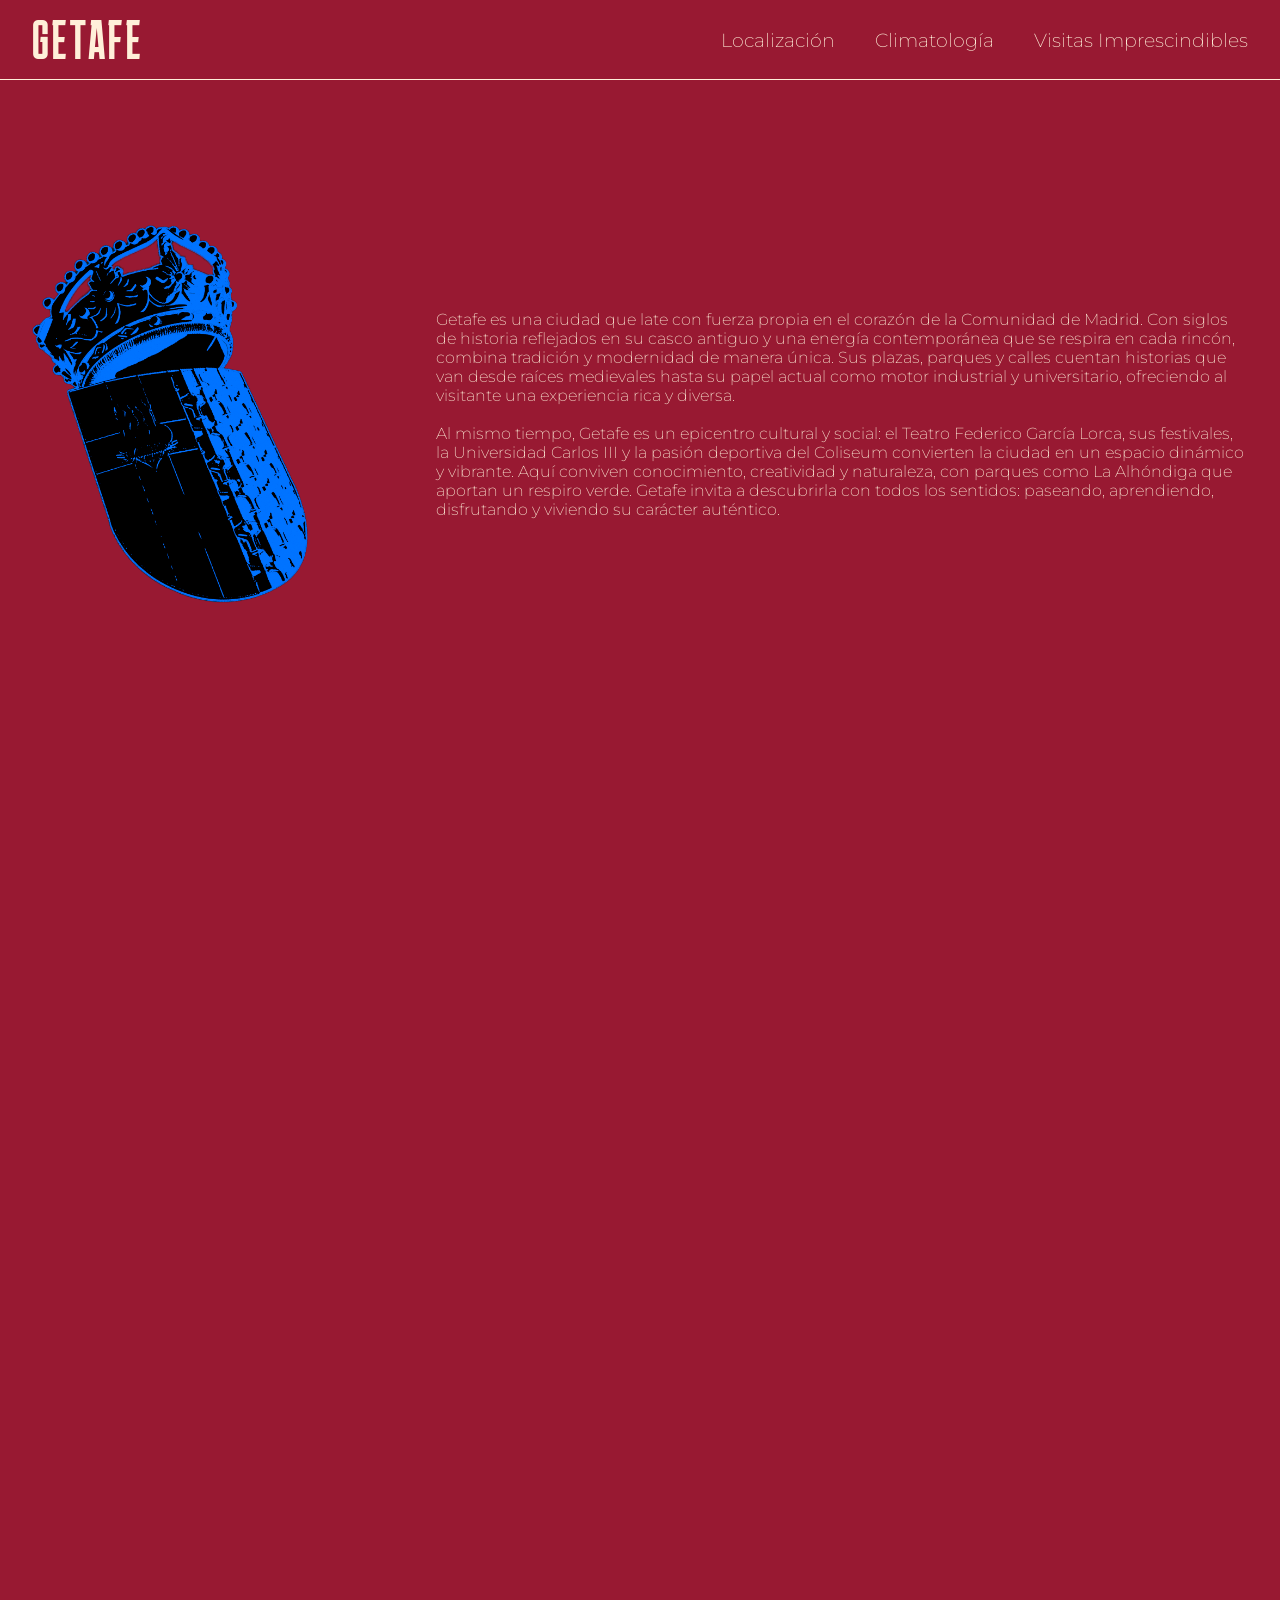
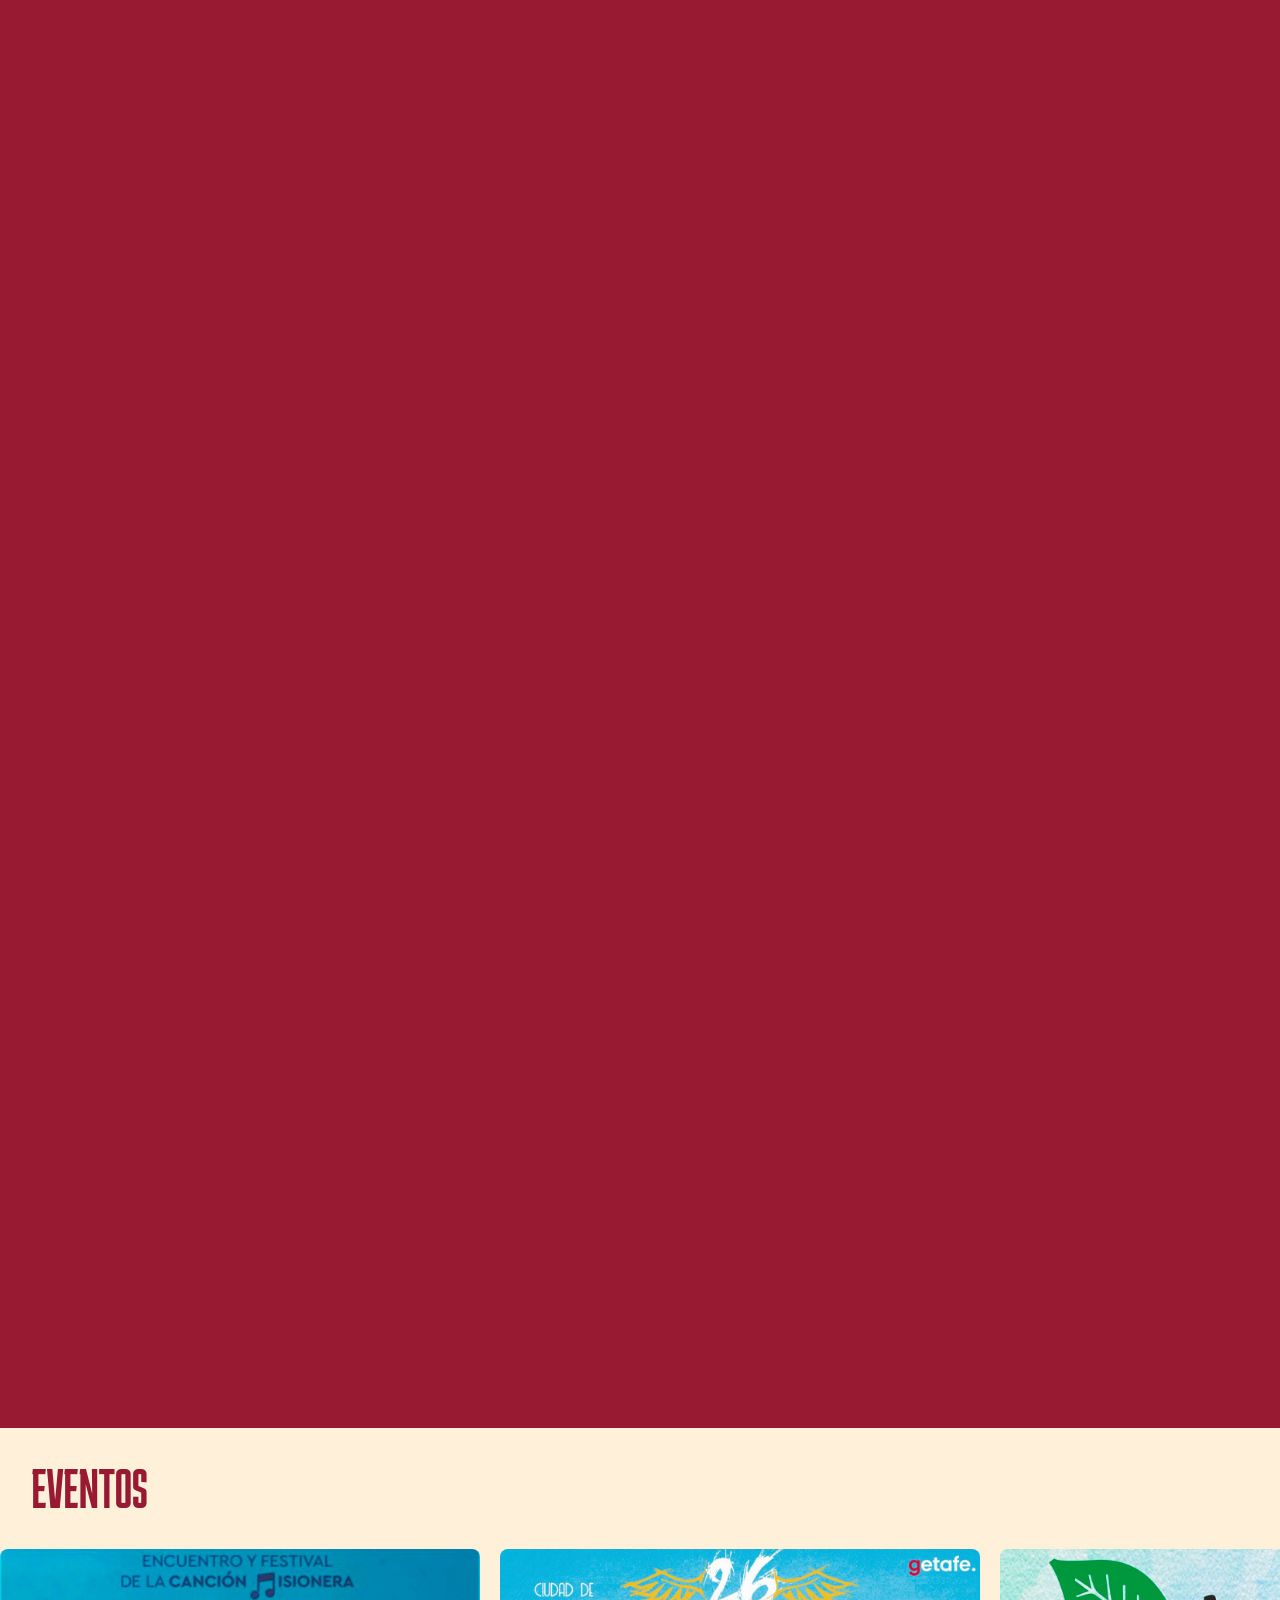
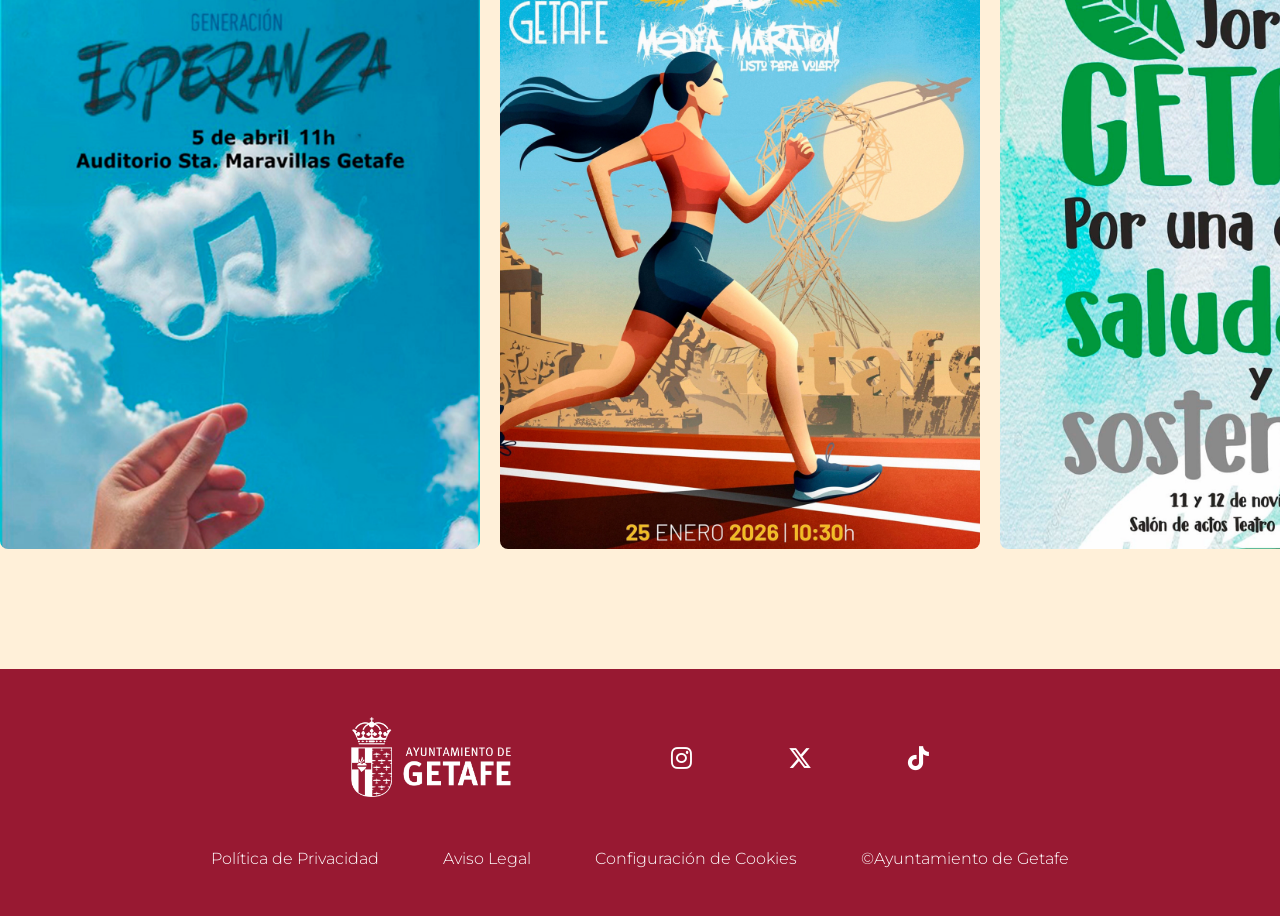
<file: index.html>
<!DOCTYPE html>
<html lang="en">
<head>
    <meta charset="UTF-8">
    <meta name="viewport" content="width=device-width,initial-scale=1">
    <title>Ayuntamiento de Getafe</title>
    <link rel="icon" href="media/icono getafe.svg" type="image/svg">
    <link rel="stylesheet" href="css/styles.css">
    <link rel="stylesheet" href="https://use.fontawesome.com/releases/v5.8.1/css/all.css" />
    <link rel="stylesheet" href="https://cdnjs.cloudflare.com/ajax/libs/font-awesome/6.7.2/css/all.min.css" integrity="sha512-Evv84Mr4kqVGRNSgIGL/F/aIDqQb7xQ2vcrdIwxfjThSH8CSR7PBEakCr51Ck+w+/U6swU2Im1vVX0SVk9ABhg==" crossorigin="anonymous" referrerpolicy="no-referrer" />
</head>
<body>
    <nav>
        <a href="index.html">
          <h1 class="logo">GETAFE</h1>
        </a>
        <ul class="menu">
            <li class="menulink"><a href="localización.html">Localización</a></li>
            <li class="menulink"><a href="climatologia.html">Climatología</a></li>
            <li class="menulink"><a href="visit_impres.html">Visitas Imprescindibles</a></li>
        </ul>
        <div class="burger">
            <i class="fas fa-bars"></i>
        </div>
    </nav>

    <main>
        <header>
            <div class="img-header">
                <img src="media/esc gtf.png" alt="escudo ayunt getafe">
            </div>
            <div class="text-header">
                <p>Getafe es una ciudad que late con fuerza propia en el corazón de la Comunidad de Madrid. Con siglos de historia reflejados en su casco antiguo y una energía contemporánea que se respira en cada rincón, combina tradición y modernidad de manera única. Sus plazas, parques y calles cuentan historias que van desde raíces medievales hasta su papel actual como motor industrial y universitario, ofreciendo al visitante una experiencia rica y diversa.
                    <br>
                    <br>
                Al mismo tiempo, Getafe es un epicentro cultural y social: el Teatro Federico García Lorca, sus festivales, la Universidad Carlos III y la pasión deportiva del Coliseum convierten la ciudad en un espacio dinámico y vibrante. Aquí conviven conocimiento, creatividad y naturaleza, con parques como La Alhóndiga que aportan un respiro verde. Getafe invita a descubrirla con todos los sentidos: paseando, aprendiendo, disfrutando y viviendo su carácter auténtico.</p>
            </div>
        </header>

        <section class="intro">
            <h1 class="title">NOTICIAS</h1>
        </section>

        <section class="cards">
            <div class="card">
                <img src="media/noticia3.png" alt="">
            </div>
            <div class="card">
                <img src="media/noticia2.png" alt="">
                
            </div>
            <div class="card">
                <img src="media/noticia1.png" alt="">

            </div>
            <div class="card">
                <img src="media/noticia4.png" alt="">

            </div>
            <div class="card">
                <img src="media/noticia5.png" alt="">

            </div>
        </section>

        <section class="eventos">
            <h1>EVENTOS</h1>
            <div class="carousel">
                <div class="carousel-track">
                    <div class="carousel-item"><img src="media/car1.webp" alt="Imagen 1"></div>
                    <div class="carousel-item"><img src="media/car2.webp" alt="Imagen 2"></div>
                    <div class="carousel-item"><img src="media/car3.webp" alt="Imagen 3"></div>
                    <div class="carousel-item"><img src="media/car4.webp" alt="Imagen 4"></div>
                    <div class="carousel-item"><img src="media/car5.webp" alt="Imagen 5"></div>
                    
                    <div class="carousel-item"><img src="media/car1.webp" alt="Imagen 1"></div>
                    <div class="carousel-item"><img src="media/car2.webp" alt="Imagen 2"></div>
                    <div class="carousel-item"><img src="media/car3.webp" alt="Imagen 3"></div>
                    <div class="carousel-item"><img src="media/car4.webp" alt="Imagen 4"></div>
                    <div class="carousel-item"><img src="media/car5.webp" alt="Imagen 5"></div>
                </div>
            </div>
        </section>

        
        <footer class="footer">
            <div class="footer-info">
                <div class="footer-arriba">
                    <div class="footer-col1">
                        <img src="media/Logo-Getafe-Blanco.webp" alt="ayunt_GETAFE">
                    </div>

                    <div class="social-icons">
                        <a href="https://www.instagram.com/aytogetafe/?hl=es">
                            <i class="fa-brands fa-instagram" style="color: #ffffff;"></i>
                        </a>

                        <a href="https://x.com/aytogetafe">
                            <i class="fa-brands fa-x-twitter" style="color: #ffffff;"></i>
                        </a>

                        <a href="https://www.tiktok.com/@aytogetafe">
                            <i class="fa-brands fa-tiktok" style="color: #ffffff;"></i>
                        </a>
                    </div>
                
                </div>

                <div class="footer-rw1">
                    <div class="footer-links">
                        <a href="#">Política de Privacidad</a>
                        <a href="#">Aviso Legal</a>
                        <a href="#">Configuración de Cookies</a>
                        <a href="#">©Ayuntamiento de Getafe</a>
                    </div> 
                </div>
            </div>
        </footer>
        





    </main>
  <script src="js/script.js"></script>

</body>
</html>
</file>
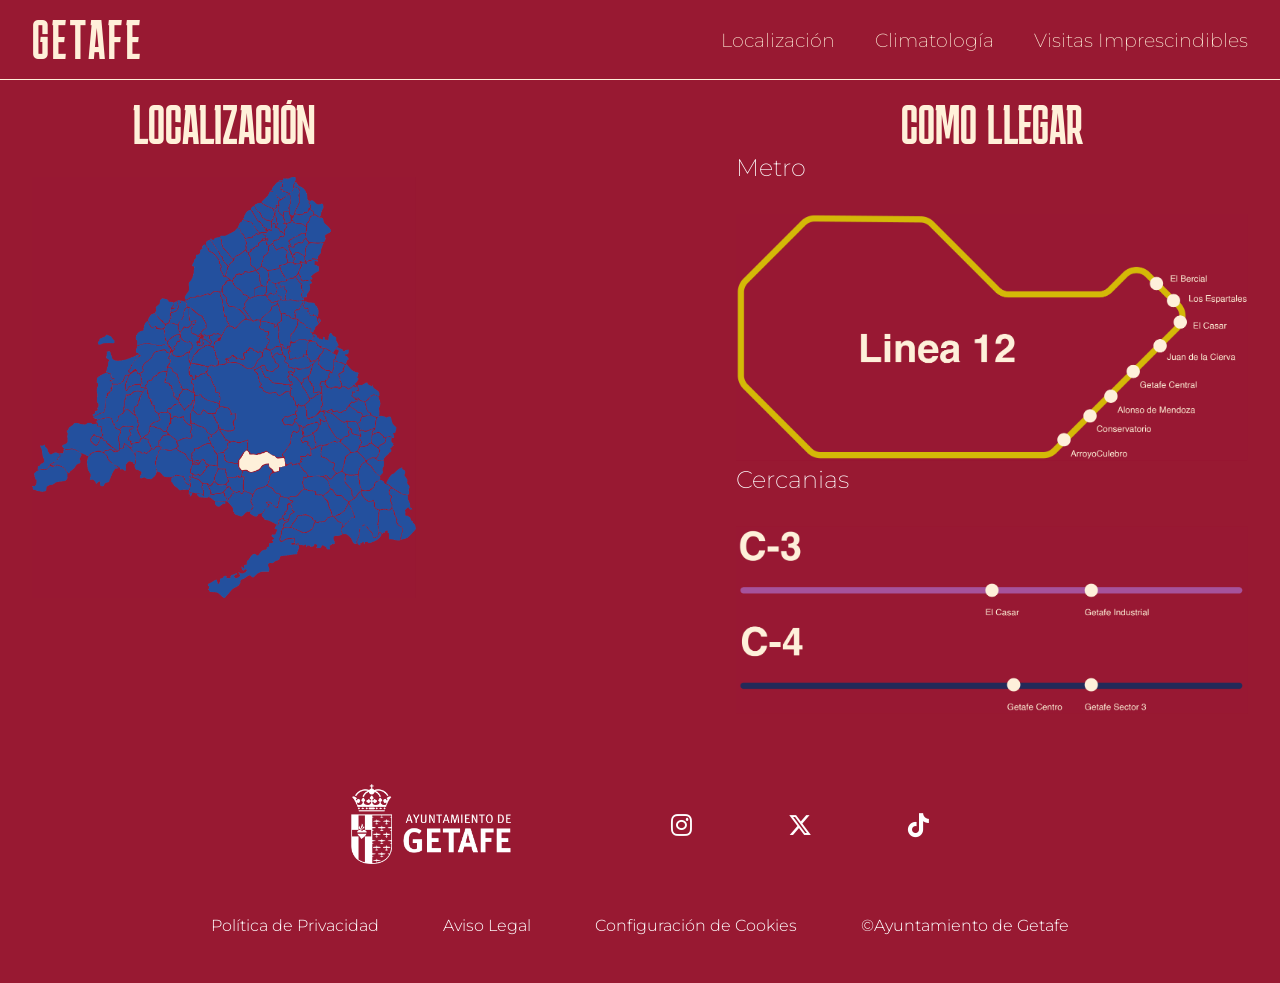
<file: localización.html>
<!DOCTYPE html>
<html lang="en">
<head>
    <meta charset="UTF-8">
    <meta name="viewport" content="width=device-width,initial-scale=1">
    <title>Ayuntamiento de Getafe</title>
    <link rel="icon" href="media/icono getafe.svg">

    <link rel="stylesheet" href="css/styles.css">
    <link rel="stylesheet" href="css/localización.css">

    <link rel="stylesheet" href="https://cdnjs.cloudflare.com/ajax/libs/font-awesome/6.7.2/css/all.min.css" />
</head>

<body>
    <nav>
        <a href="index.html">
          <h1 class="logo">GETAFE</h1>
        </a>
        <ul class="menu">
            <li class="menulink"><a href="#">Localización</a></li>
            <li class="menulink"><a href="climatologia.html">Climatología</a></li>
            <li class="menulink"><a href="visit_impres.html">Visitas Imprescindibles</a></li>
        </ul>
        <div class="burger">
            <i class="fas fa-bars"></i>
        </div>
    </nav>
    <main>
        <section id="loc">
            <section id="loc-gtf">
                <h1>LOCALIZACIÓN</h1>
                <div class="cont-map">
                    <img src="media/mapa getafe.png" alt="">
                </div>
            </section>
            <section id="como_llegar">
                <h1>COMO LLEGAR</h1>
                <div class="metro-cont">
                    <h2>Metro</h2>
                    <div class="metro">
                        <img src="media/linea12.png" alt="">
                    </div>
                </div>
                <div class="renfe-cont">
                    <h2>Cercanias</h2>
                    <div class="renfe">
                        <img src="media/cercanias.png" alt="">
                    </div>
                </div>
            </section>
        </section>
    </main>

 
    
    
    <footer class="footer">
        <div class="footer-info">
            <div class="footer-arriba">
                <div class="footer-col1">
                    <img src="media/Logo-Getafe-Blanco.webp" alt="ayunt_GETAFE">
                </div>
                
                <div class="social-icons">
                    <a href="https://www.instagram.com/aytogetafe/?hl=es">
                        <i class="fa-brands fa-instagram" style="color: #ffffff;"></i>
                    </a>
                    
                    <a href="https://x.com/aytogetafe">
                        <i class="fa-brands fa-x-twitter" style="color: #ffffff;"></i>
                    </a>
                    
                    <a href="https://www.tiktok.com/@aytogetafe">
                        <i class="fa-brands fa-tiktok" style="color: #ffffff;"></i>
                    </a>
                </div>
                
            </div>
            
            <div class="footer-rw1">
                <div class="footer-links">
                    <a href="#">Política de Privacidad</a>
                    <a href="#">Aviso Legal</a>
                    <a href="#">Configuración de Cookies</a>
                    <a href="#">©Ayuntamiento de Getafe</a>
                </div> 
            </div>
        </div>
    </footer>


    <!-- Tu script -->
    <script src="js/climatologia.js"></script>
    <script src="js/script.js"></script>

</body>
</html>
</file>
<file: css/styles.css>
@import url('https://fonts.googleapis.com/css2?family=Karantina:wght@300;400;700&family=Montserrat:ital,wght@0,100..900;1,100..900&display=swap');


:root {
    --color-carmesí: #981932;
    --color-beige: #FFF0D9;
    --color-azul: #0040DC;
    --color-negro: #000000;
    --color-blanco: #ffffff;
}


* {
    margin: 0;
    padding: 0;
    box-sizing: border-box;
    font-family: "Montserrat", sans-serif;
    font-optical-sizing: auto;
    font-weight: 200;
    font-style: normal;
    scroll-behavior: smooth;
    user-select: none;
    
}


body {
  margin: 0;
  background: var(--color-carmesí);
  color: #fff;
  overflow-x: hidden;
}

h1{
    font-family: "Karantina", system-ui;
    font-weight: 400;
    font-style: normal;
    font-size: 3.5rem;
}

a{
  text-decoration: none;
}

p{
  color: var(--color-beige);
}

nav {
    width: 100%;
    height: 80px;
    position: fixed;
    padding-left: 2rem;
    padding-right: 2rem;
    display: flex;
    top: 0;
    align-items: center;
    justify-content: space-between;
    background: var(--color-carmesí);
    color: var(--color-beige);
    border-bottom: 1px solid var(--color-beige);
    z-index: 999;

}

nav a{
  color: var(--color-beige);
}

.logo {
    letter-spacing: 3px;
}

.menu {
    display: flex;
    justify-content: space-around;
    gap: 2.5rem;
}

.menulink {
    list-style: none;
    margin: 0;
}

.menulink a {
    font-size: 1.2em;
}

.menulink:hover a {
    color: var(--accent-color);
}

.burger {
    cursor: pointer;
    font-size: 1.2em;
    display: none;
}

header{
  display: flex;
  position: relative;
  height: 92vh;
  padding: 2rem;
  gap: 8rem;
  background-color: var(--color-carmesí);
  z-index: 5;
}

.img-header{
  display: flex;
  flex-direction: column;
  align-items: center;
  justify-content: center;
  width: 75rem;
}

.img-header img{
  width: 100%;
  height: auto;
}

.text-header {
  display: flex;
  flex-direction: column;
  align-items: center;
  justify-content: center;
}






.intro {
  height: 100vh;
  display: flex;
  justify-content: center;
  align-items: center;
}

.title {
  position: fixed;        
  top: 50%;               
  left: 50%;             
  transform: translate(-50%, -50%);
  font-size: 40vw;
  color: var(--color-beige);
  z-index: 1;            
}


.cards {
  position: relative;
  z-index: 99;
  height: 500vh;
  transition: transform 1s ease;
}

.cards--exit {
  transform: translateY(-120vh); 
}

.card {
  position: fixed;
  left: 50%;
  top: 50%;
  transform: translate(-50%, -50%) scale(1); 
  width: 60vw;
  /* height: 14rem; */
  background: var(--color-blanco);
  color: var(--color-negro);
  font-size: 2em;
  font-weight: bold;
  display: flex;
  justify-content: center;
  align-items: center;
  /* border-radius: 16px; */
  box-shadow: 0 10px 30px rgba(0,0,0,0.2);
  opacity: 0;
  z-index: 2;
  transition: transform 0.3s ease, opacity 0.3s ease;
}

.card img{
  width: 100%;
  height: auto;
}




/* EVENTOS */

.eventos {
  position: relative;
  background: var(--color-beige);
  color: white;
  opacity: 1;           
  transition: none;
  z-index: 990;        
}

.eventos h1{
  color: #981932;
  padding: 2rem;
}




.carousel {
  /* width: 100vw; */
  height: 80vh;
  overflow: hidden;
  position: relative;
}

.carousel-track {
  display: flex;
  width: max-content;
  animation: scroll-left 30s linear infinite;
}

.carousel-item {
  flex: 0 0 auto;
  width: 30rem;
  margin-right: 20px;
}

.carousel-item img {
  width: 100%;
  height: auto;
  display: block;
  border-radius: 8px;
}


@keyframes scroll-left {
  0% {
    transform: translateX(0);
  }
  100% {
    transform: translateX(-50%);
  }
}

/* FOOTER */


.footer {
  display: flex;
  position: relative;
  justify-content: center;
  background-color: var(--color-carmesí);
  z-index: 100;
}

.footer-info {
    display: flex;
    justify-content: space-around;
    flex-wrap: wrap;
    padding: 3rem;
    align-items: center;
}

.footer-arriba {
    display: flex;
    flex-direction: row;
    flex-wrap: wrap;
    justify-content: center;
    align-items: center;
    gap: 10rem;
}

.footer-col1 img {
    width: 10rem;
}

.social-icons > a {
    text-decoration: none;
}

.social-icons {
    font-size: 1.5rem;
    justify-content: center;
    gap: 6rem;
    width: fit-content;
    margin: 0 auto;
    display: flex;
}

.footer-rw1 {
    display: flex;
    justify-content: center;
    align-items: center;
    width: 100%;
    margin: 0 auto;
    padding-top: 3rem;
}

.footer-links {
    display: flex;
    gap: 4rem;
}

.footer-links > a,
.footer-rw1 > p {
    color: white;
    font-weight: 300;
    text-align: center;
    text-decoration: none;
}





/* * MEDIA QUERIES */ 


@media screen and (max-width: 765px) {

    p{
      font-size: 0.7rem;
    }
    .burger {
        display: block;
    }

    .menu {
        margin: 0;
        background: #981932;
        position: fixed;
        right: -100%;
        top: 70px;
        width: 100%;
        height: calc(40% - 80px);
        flex-direction: column;
        justify-content: space-around;
        padding: 0;
        z-index: 1;
        transition: all 0.33s;
    }

    .menulink {
        font-size: 1.2rem;
        text-align: center;
    }

    .menu-show {
        right: 0;
    }

    header{
      flex-direction: column;
      align-items: center;
      justify-content: space-evenly;
      gap: 2rem;
    }

    .img-header{
      width: 12rem;
    }

    .card {
      width: 95vw;
     
    }

    .carousel {
      height: 65vh;

    }

    .carousel-item {
      width: 20rem;
      
    }

    /* footer */

    .footer {
        display: flex;
        flex-direction: column;
        align-items: center;
        padding: 3rem 1rem;
        text-align: center;
    }

    .footer-info {
        display: flex;
        flex-direction: column;
        align-items: center;
        gap: 2rem;
    }

    .footer-arriba {
        display: flex;
        flex-direction: column;
        flex-wrap: wrap;
        justify-content: center;
        align-items: center;
        text-align: center;
        gap: 3rem;
    }

    .social-icons {
        font-size: 2rem;
        gap: 2rem;
    }

    .footer-rw1 {
        display: flex;
        flex-direction: column;
        justify-content: space-between;
        align-items: center;
        margin: 0 auto;
        gap: 2rem;
    }

    .footer-links {
        display: flex;
        flex-direction: column;
        gap: 1.5rem;
    }

    .footer-links > a {
        font-size: 1rem;
    }


}
</file>
<file: css/localización.css>
main h1{
    /* margin-top: 7rem;
    margin-left: 2rem; */
    color: var(--color-beige);
}

#loc{
    display: flex;
    justify-content: space-between;
    align-items: flex-start;
    margin-top: 6rem;
    padding: 0 2rem;
    min-height: 40rem;
}

.cont-map{
    width: 30vw;
}

.cont-map img{
    width: 100%;
    height: auto;
}

#loc-gtf{
    display: flex;
    flex-direction: column;
    align-items: center;
    gap: 1.5rem;
}

#como_llegar{
    display: flex;
    flex-direction: column;
    justify-content: space-between;
    align-items: center;
    /* padding: 2rem;
    min-height: 40rem; */
}

.metro-cont{
    display: flex;
    flex-direction: column;
    gap: 2rem;
}

.metro{
    width: 40vw;
}

.metro img{
    width: 100%;
    height: auto;
}

.renfe-cont{
    display: flex;
    flex-direction: column;
    gap: 2rem;
}

.renfe{
    width: 40vw;
}

.renfe img{
    width: 100%;
    height: auto;
}

@media screen and (max-width: 765px) {
    #como_llegar{
      flex-direction: column;
      justify-content: space-around;
      gap: 1.5rem;
    }

    .metro{
        width: 24rem;
    }

    .renfe{
        width: 24rem;
    }

    #loc{
        flex-direction: column;
        align-items: center;
        gap: 2rem;
    }



}
</file>
